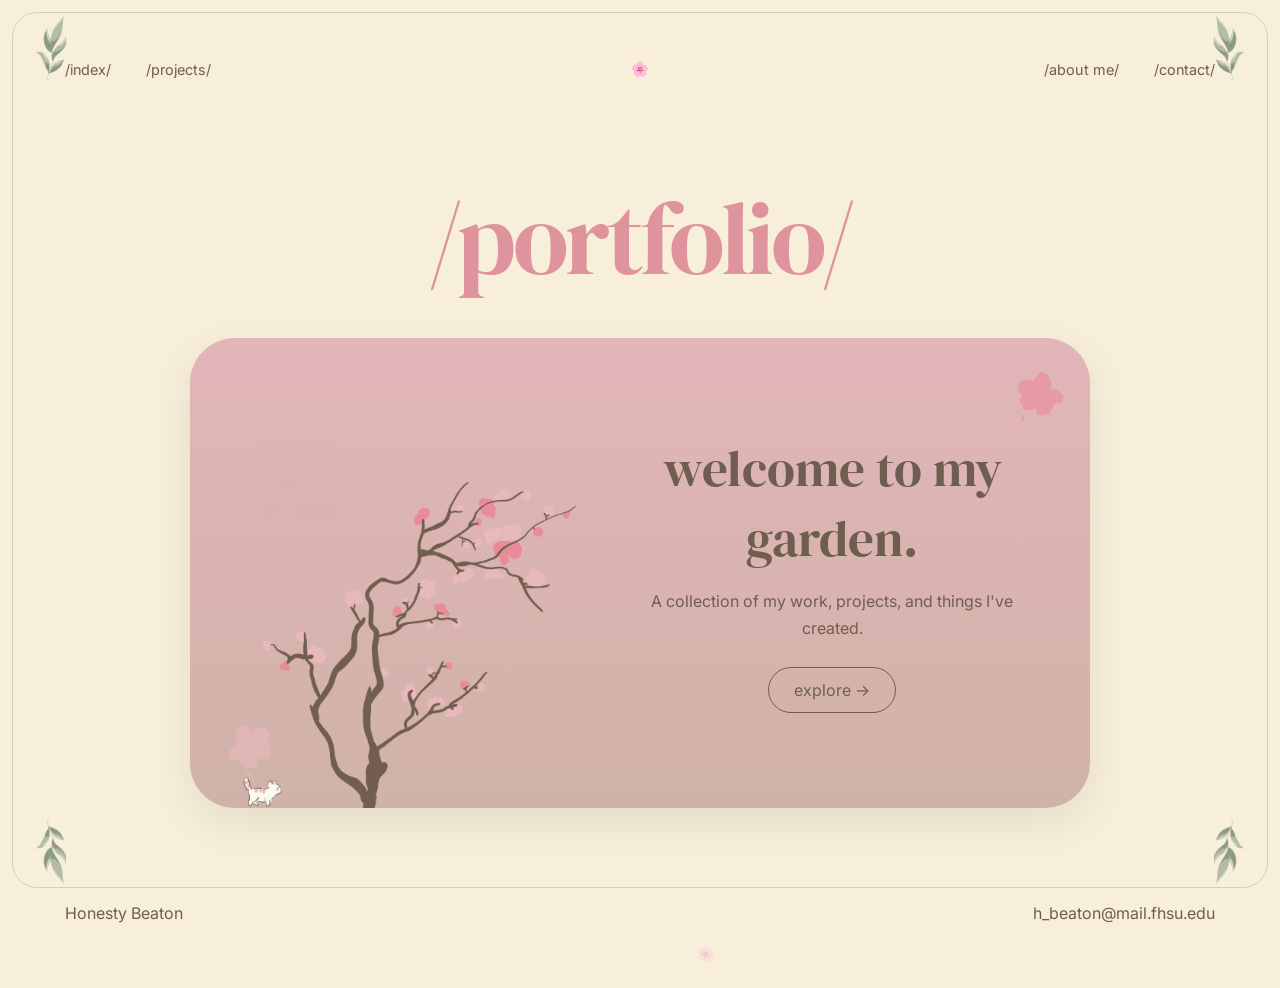
<file: index.html>
<!DOCTYPE html>
<html lang="en">
<head>
    <meta charset="UTF-8">
    <meta name="viewport" content="width=device-width, initial-scale=1.0">
    <title>Honesty Beaton | Portfolio</title>
    <link rel="stylesheet" href="style.css">
</head>
<body>
    <!-- Botanical Border-->
    <div class="botanical-border">
        <span class="branch branch-top-left"><img src="./images/leaf.png"></span>
        <span class="branch branch-top-right"><img src="./images/leaf.png"></span>
        <span class="branch branch-bottom-left"><img src="./images/leaf.png"></span>
        <span class="branch branch-bottom-right"><img src="./images/leaf.png"></span>
    </div>

    <!-- Falling Petals-->
    <div id="petals"></div>

    <header class="navbar">

        <nav class="nav-left">
            <a href="index.html">/index/</a>
            <a href="projects.html">/projects/</a>
        </nav>

        <a href="index.html" class="logo">
            🌸
        </a>

        <nav class="nav-right">
            <a href="about.html">/about me/</a>
            <a href="contact.html">/contact/</a>
        </nav>

    </header>

    <main>
        <section class="hero">
            <h1>/portfolio/</h1>
            <div class="garden-card">
                <img src="./images/cherryblossom.png"
                class="cherry-tree">
                <img src="./images/cherryleafone.png"
                class="garden-leaf garden-leaf-left">
                <img src="./images/cherryleaftwo.png"
                class="garden-leaf garden-leaf-right">
                
                 <div class="cat-container">
                    <img
                        src="./images/catwalk.gif"
                        class="cat cat-walking"
                        alt="A cat walking around the garden"
                    >

                    <img
                        src="./images/loafcat.png"
                        class="cat cat-sleeping"
                        alt="A sleeping cat"
                    >
            </div>   
                   <div class="garden-content">

                    <h2>welcome to my garden.</h2>

                    <p>A collection of my work, projects,
                        and things I've created.
                    </p>

                    <a href="projects.html" class="garden-button">
                        explore →
                    </a>

                </div>
            </div>
        </section>
        <footer>
            <p class="foot-left">Honesty Beaton</p>
            <p class="foot-right"><a href="mailto:hbeaton@mail.fhsu.edu">h_beaton@mail.fhsu.edu</a></p>
        </footer>
    </main>
    <script src="script.js"></script>
</body>
</html>
</file>
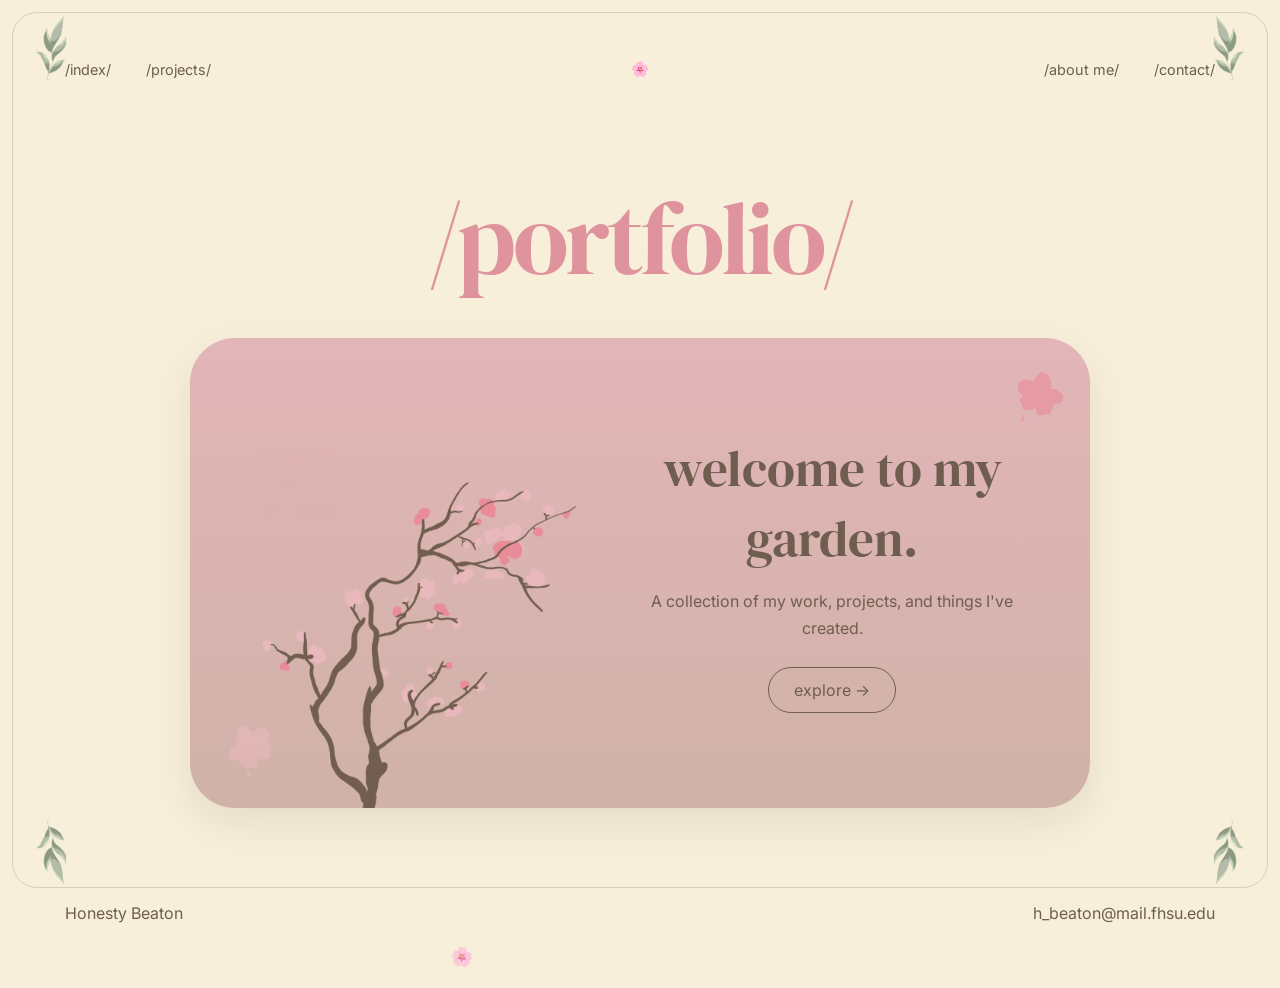
<file: HTML/index.html>
<!DOCTYPE html>
<html lang="en">
<head>
    <meta charset="UTF-8">
    <meta name="viewport" content="width=device-width, initial-scale=1.0">
    <title>Honesty Beaton | Portfolio</title>
    <link rel="stylesheet" href="style.css">
</head>
<body>
    <!-- Botanical Border-->
    <div class="botanical-border">
        <span class="branch branch-top-left"><img src="./images/leaf.png"></span>
        <span class="branch branch-top-right"><img src="./images/leaf.png"></span>
        <span class="branch branch-bottom-left"><img src="./images/leaf.png"></span>
        <span class="branch branch-bottom-right"><img src="./images/leaf.png"></span>
    </div>

    <!-- Falling Petals-->
    <div id="petals"></div>

    <header class="navbar">

        <nav class="nav-left">
            <a href="index.html">/index/</a>
            <a href="projects.html">/projects/</a>
        </nav>

        <a href="index.html" class="logo">
            🌸
        </a>

        <nav class="nav-right">
            <a href="about.html">/about me/</a>
            <a href="contact.html">/contact/</a>
        </nav>

    </header>

    <main>
        <section class="hero">
            <h1>/portfolio/</h1>
            <div class="garden-card">
                <img src="./images/cherryblossom.png"
                class="cherry-tree">
                <img src="./images/cherryleafone.png"
                class="garden-leaf garden-leaf-left">
                <img src="./images/cherryleaftwo.png"
                class="garden-leaf garden-leaf-right">
                <div class="garden-content">

                 <div class="cat-container">
                    <img
                        src="./images/catwalk.gif"
                        class="cat cat-walking"
                        alt="A cat walking around the garden"
                    >

                    <img
                        src="./images/loafcat.png"
                        class="cat cat-sleeping"
                        alt="A sleeping cat"
                    >
            </div>   
                   
                    <h2>welcome to my garden.</h2>

                    <p>A collection of my work, projects,
                        and things I've created.
                    </p>

                    <a href="projects.html" class="garden-button">
                        explore →
                    </a>

                </div>
            </div>
        </section>
        <footer>
            <p class="foot-left">Honesty Beaton</p>
            <p class="foot-right"><a href="mailto:hbeaton@mail.fhsu.edu">h_beaton@mail.fhsu.edu</a></p>
        </footer>
    </main>
    <script src="script.js"></script>
</body>
</html>
</file>
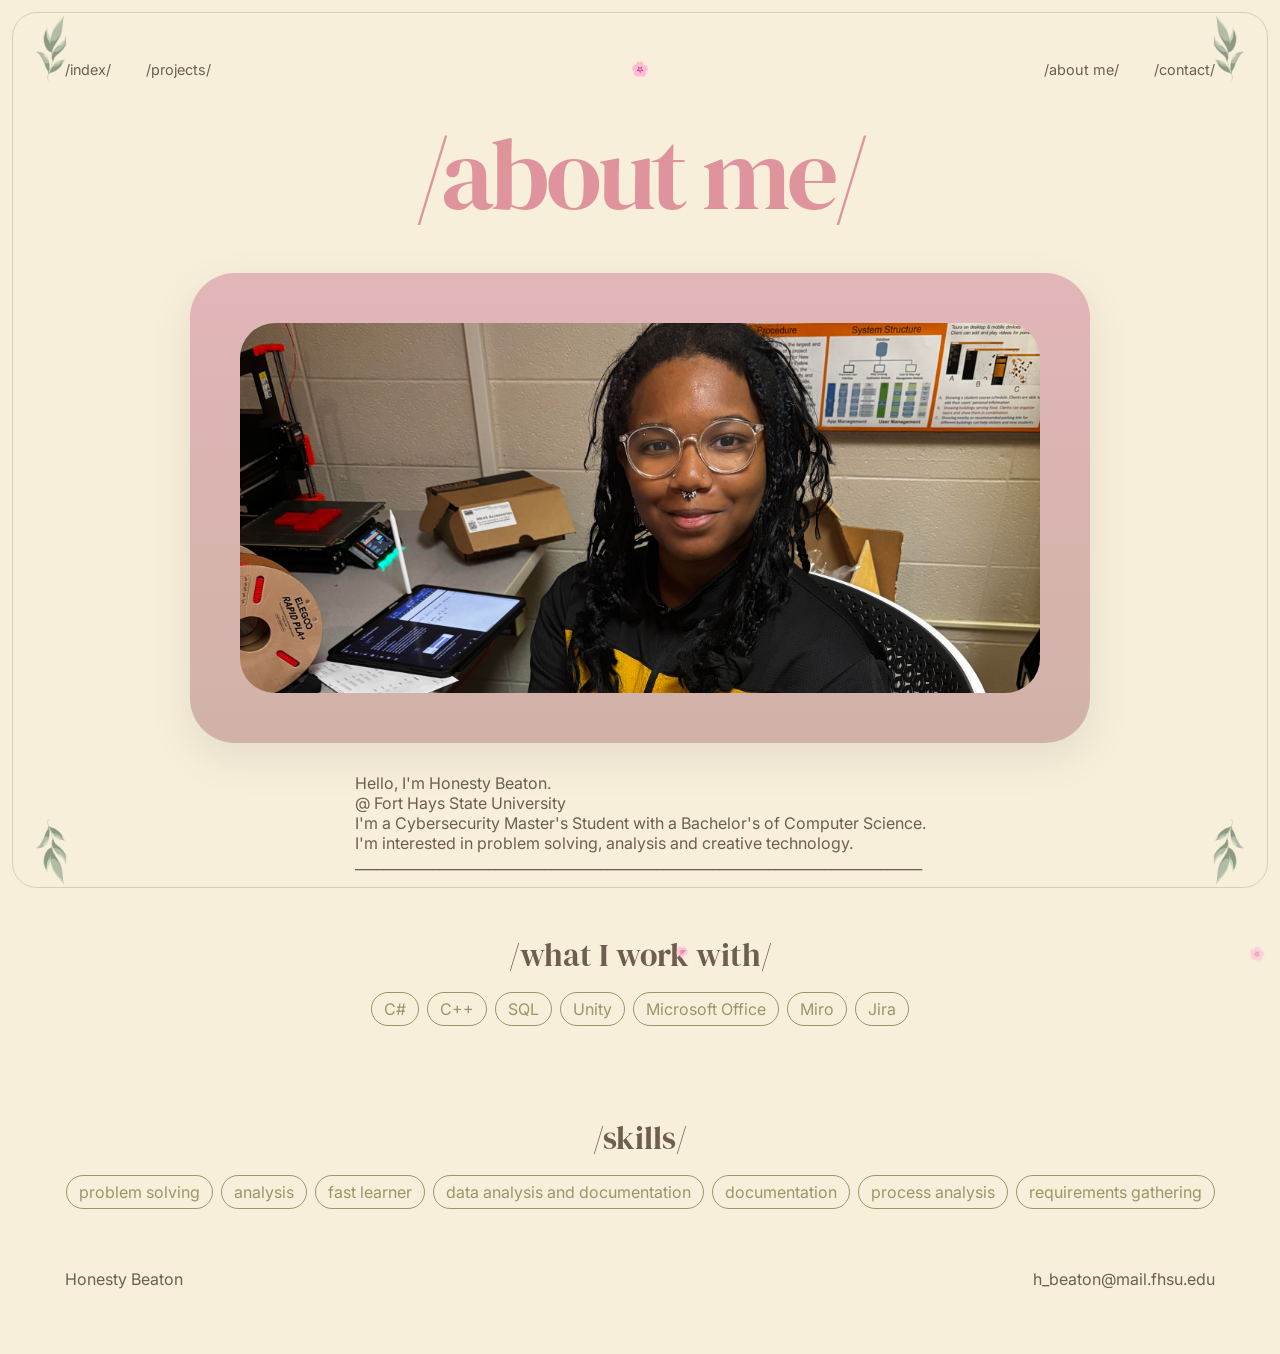
<file: about.html>
<!DOCTYPE html>
<html lang="en">
<head>
    <meta charset="UTF-8">
    <meta name="viewport" content="width=device-width, initial-scale=1.0">
    <title>Honesty Beaton | About</title>
    <link rel="stylesheet" href="style.css">
</head>
<body>
    <!-- Botanical Border-->
    <div class="botanical-border">
        <span class="branch branch-top-left"><img src="./images/leaf.png"></span>
        <span class="branch branch-top-right"><img src="./images/leaf.png"></span>
        <span class="branch branch-bottom-left"><img src="./images/leaf.png"></span>
        <span class="branch branch-bottom-right"><img src="./images/leaf.png"></span>
    </div>

    <!-- Falling Petals-->
    <div id="petals"></div>

    <header class="navbar">

        <nav class="nav-left">
            <a href="index.html">/index/</a>
            <a href="projects.html">/projects/</a>
        </nav>

        <a href="index.html" class="logo">
            🌸
        </a>

        <nav class="nav-right">
            <a href="about.html">/about me/</a>
            <a href="contact.html">/contact/</a>
        </nav>

    </header>

    <main>
        <section class="hero">
            <h1>/about me/</h1>
            <div class="garden-card">

                    <img src="./images/me.jpg"
                    class="about-photo">

   
            </div>
            <div class="special">
                <p>Hello, I'm Honesty Beaton.</p>
                <p>@ Fort Hays State University</p>
                <p>I'm a Cybersecurity Master's Student with a Bachelor's of Computer Science. </p>
                <p>I'm interested in problem solving, analysis and creative technology.</p>
                <p>_________________________________________________________________________________</p>             
            </div>
            <div class="technologies-2">
                <h2>/what I work with/</h2>
                <div class="technology-tags">
                            <span>C#</span>
                            <span>C++</span>
                            <span>SQL</span>
                            <span>Unity</span>
                            <span>Microsoft Office</span>
                            <span>Miro</span>
                            <span>Jira</span>      
                </div>  
            </div>
            <div class="technologies-2">
                <h2>/skills/</h2>
                <div class="technology-tags">
                    <span>problem solving</span>
                    <span>analysis</span>
                    <span>fast learner</span> 
                    <span>data analysis and documentation</span>  
                    <span>documentation</span>  
                    <span>process analysis</span>  
                    <span>requirements gathering</span>  
                </div>
                
            </div>
        </section>
        <footer>
            <p class="foot-left">Honesty Beaton</p>
            <p class="foot-right"><a href="mailto:hbeaton@mail.fhsu.edu">h_beaton@mail.fhsu.edu</a></p>
        </footer>
    </main>
    <script src="script.js"></script>
</body>
</html>
</file>
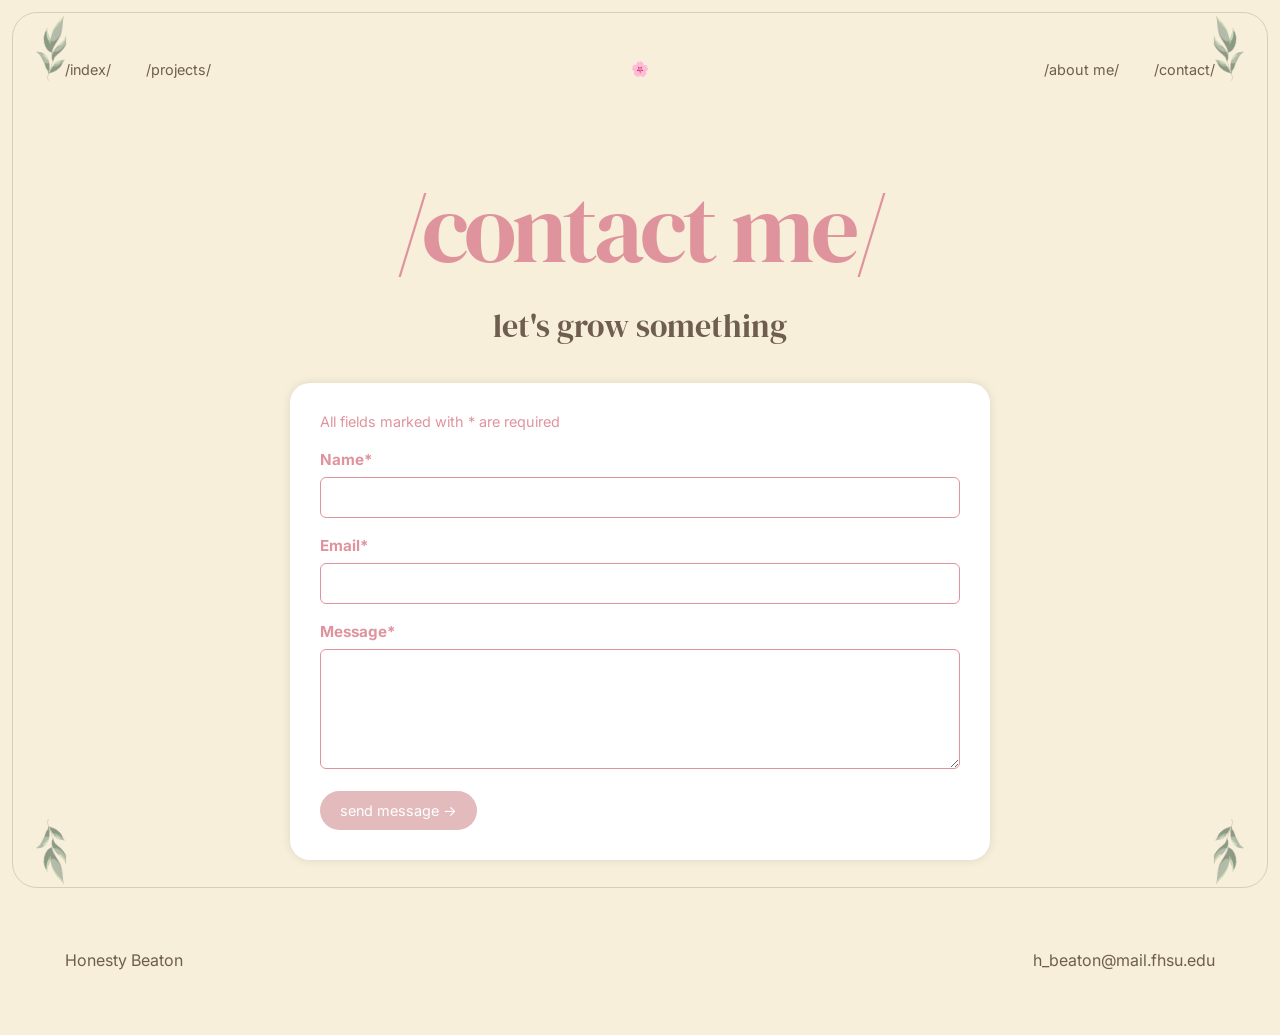
<file: contact.html>
<!DOCTYPE html>
<html lang="en">
<head>
    <meta charset="UTF-8">
    <meta name="viewport" content="width=device-width, initial-scale=1.0">
    <title>Honesty Beaton | Portfolio</title>
    <link rel="stylesheet" href="style.css">
     <!-- Embedded Style Sheet-->
      <style>
   

.contact-page {
    width: min(700px, 90vw);
    margin: 0 auto;
    padding: 60px 0;
    text-align: center;
}

.contact-page h1 {
    font-family: "DM Serif Display", serif;
    font-size: clamp(3rem, 8vw, 6rem);
    font-weight: 400;
    letter-spacing: -0.04em;
    color: var(--pink);
    margin: 0 0 10px;
}

.contact-page h2 {
    font-family: "DM Serif Display", serif;
    font-size: clamp(1.5rem, 3vw, 2rem);
    font-weight: 400;
    color: var(--brown);
    margin: 0 0 35px;
}


/* =========================
   CONTACT FORM
   ========================= */

.contact-page form {
    width: 100%;
    box-sizing: border-box;
    background: #fff;
    color: var(--dark);
    padding: 30px;
    border-radius: 20px;
    box-shadow: 0 0 10px rgba(0, 0, 0, 0.1);
    text-align: left;
}

.contact-page form p {
    color: var(--pink);
    margin: 0 0 20px;
    font-size: 0.9rem;
}


/* =========================
   LABELS
   ========================= */

.contact-page label {
    display: block;
    color: var(--pink);
    margin-bottom: 8px;
    font-weight: bold;
    font-size: 0.95rem;
}


/* =========================
   INPUTS
   ========================= */

.contact-page input,
.contact-page textarea {
    width: 100%;
    box-sizing: border-box;
    padding: 10px 12px;
    margin-bottom: 18px;

    border: 1px solid var(--pink);
    border-radius: 6px;

    background: #fff;
    color: var(--dark);

    font-family: "Inter", sans-serif;
    font-size: 0.95rem;

    outline: none;
}

.contact-page textarea {
    resize: vertical;
    min-height: 120px;
}


/* Input focus */

.contact-page input:focus,
.contact-page textarea:focus {
    border-color: var(--green);
    box-shadow: 0 0 0 2px rgba(151, 151, 106, 0.15);
}


/* =========================
   BUTTON
   ========================= */

.contact-page button {
    display: inline-block;

    background: var(--light-pink);
    color: #fff;

    padding: 11px 20px;

    border: none;
    border-radius: 20px;

    font-family: "Inter", sans-serif;
    font-size: 0.9rem;

    cursor: pointer;

    transition: background 0.25s ease,
                color 0.25s ease,
                transform 0.25s ease;
}

.contact-page button:hover {
    background: var(--pink);
    transform: translateY(-2px);
}


/* =========================
   FOOTER
   ========================= */

footer {
    width: 100%;
    max-width: 1400px;
    margin: 0 auto;
    padding: 30px clamp(10px, 3vw, 30px);

    box-sizing: border-box;

    display: grid;
    grid-template-columns: 1fr auto 1fr;
    align-items: center;
}

.foot-left {
    grid-column: 1;
    text-align: left;
    margin: 0;
}

.foot-right {
    grid-column: 3;
    text-align: right;
    margin: 0;
}

footer a {
    color: var(--brown);
    text-decoration: none;

    transition: color 0.25s ease;
}

footer a:hover {
    color: var(--pink);
}


/* =========================
   PAGE LAYOUT
   ========================= */

body {
    min-height: 100vh;
    display: flex;
    flex-direction: column;
}

main {
    flex: 1;
}


/* =========================
   MOBILE
   ========================= */

@media (max-width: 750px) {

    .contact-page {
        width: 90vw;
        padding: 40px 0;
    }

    .contact-page h1 {
        font-size: clamp(2.8rem, 12vw, 5rem);
    }

    .contact-page h2 {
        font-size: 1.5rem;
        margin-bottom: 25px;
    }

    .contact-page form {
        padding: 25px;
        border-radius: 18px;
    }
}


/* =========================
   SMALL MOBILE
   ========================= */

@media (max-width: 600px) {

    .contact-page {
        width: 90vw;
        padding: 30px 0;
    }

    .contact-page form {
        padding: 20px;
    }

    .contact-page h1 {
        font-size: clamp(2.5rem, 14vw, 4rem);
    }

    .contact-page h2 {
        font-size: 1.3rem;
    }

    footer {
        grid-template-columns: 1fr;
        gap: 10px;
        padding: 25px 10px;
    }

    .foot-left,
    .foot-right {
        grid-column: auto;
        text-align: center;
    }
}
</style>
</head>
<body>
    <!-- Botanical Border-->
    <div class="botanical-border">
        <span class="branch branch-top-left"><img src="./images/leaf.png"></span>
        <span class="branch branch-top-right"><img src="./images/leaf.png"></span>
        <span class="branch branch-bottom-left"><img src="./images/leaf.png"></span>
        <span class="branch branch-bottom-right"><img src="./images/leaf.png"></span>
    </div>

    <!-- Falling Petals-->
    <div id="petals"></div>

    <header class="navbar">

        <nav class="nav-left">
            <a href="index.html">/index/</a>
            <a href="projects.html">/projects/</a>
        </nav>

        <a href="index.html" class="logo">
            🌸
        </a>

        <nav class="nav-right">
            <a href="about.html">/about me/</a>
            <a href="contact.html">/contact/</a>
        </nav>

    </header>

    <main>
        <section class="contact-page">
            <h1>/contact me/</h1>
            <h2>let's grow something </h2>
            
            <form action="https://formspree.io/f/mvkgzabv" method="POST">
                    <p>All fields marked with * are required</p>
                    <label for="name">Name*</label>
                    <input type="text" id="name" name="name" required>
    
                    <label for="email">Email*</label>
                    <input type="email" id="email" name="email" required>
                   
               
                    <input type="hidden" name="subject" value="Portfolio Contact Form">
    
                    <label for="message">Message*</label>
                    <textarea id="message" name="message" rows="4" required></textarea>
    
                    <button type="submit">send message →</button>
                </form>
        </section>
        <footer>
            <p class="foot-left">Honesty Beaton</p>
            <p class="foot-right"><a href="mailto:hbeaton@mail.fhsu.edu">h_beaton@mail.fhsu.edu</a></p>
        </footer>
    </main>
    <script src="script.js"></script>
</body>
</html>
</file>
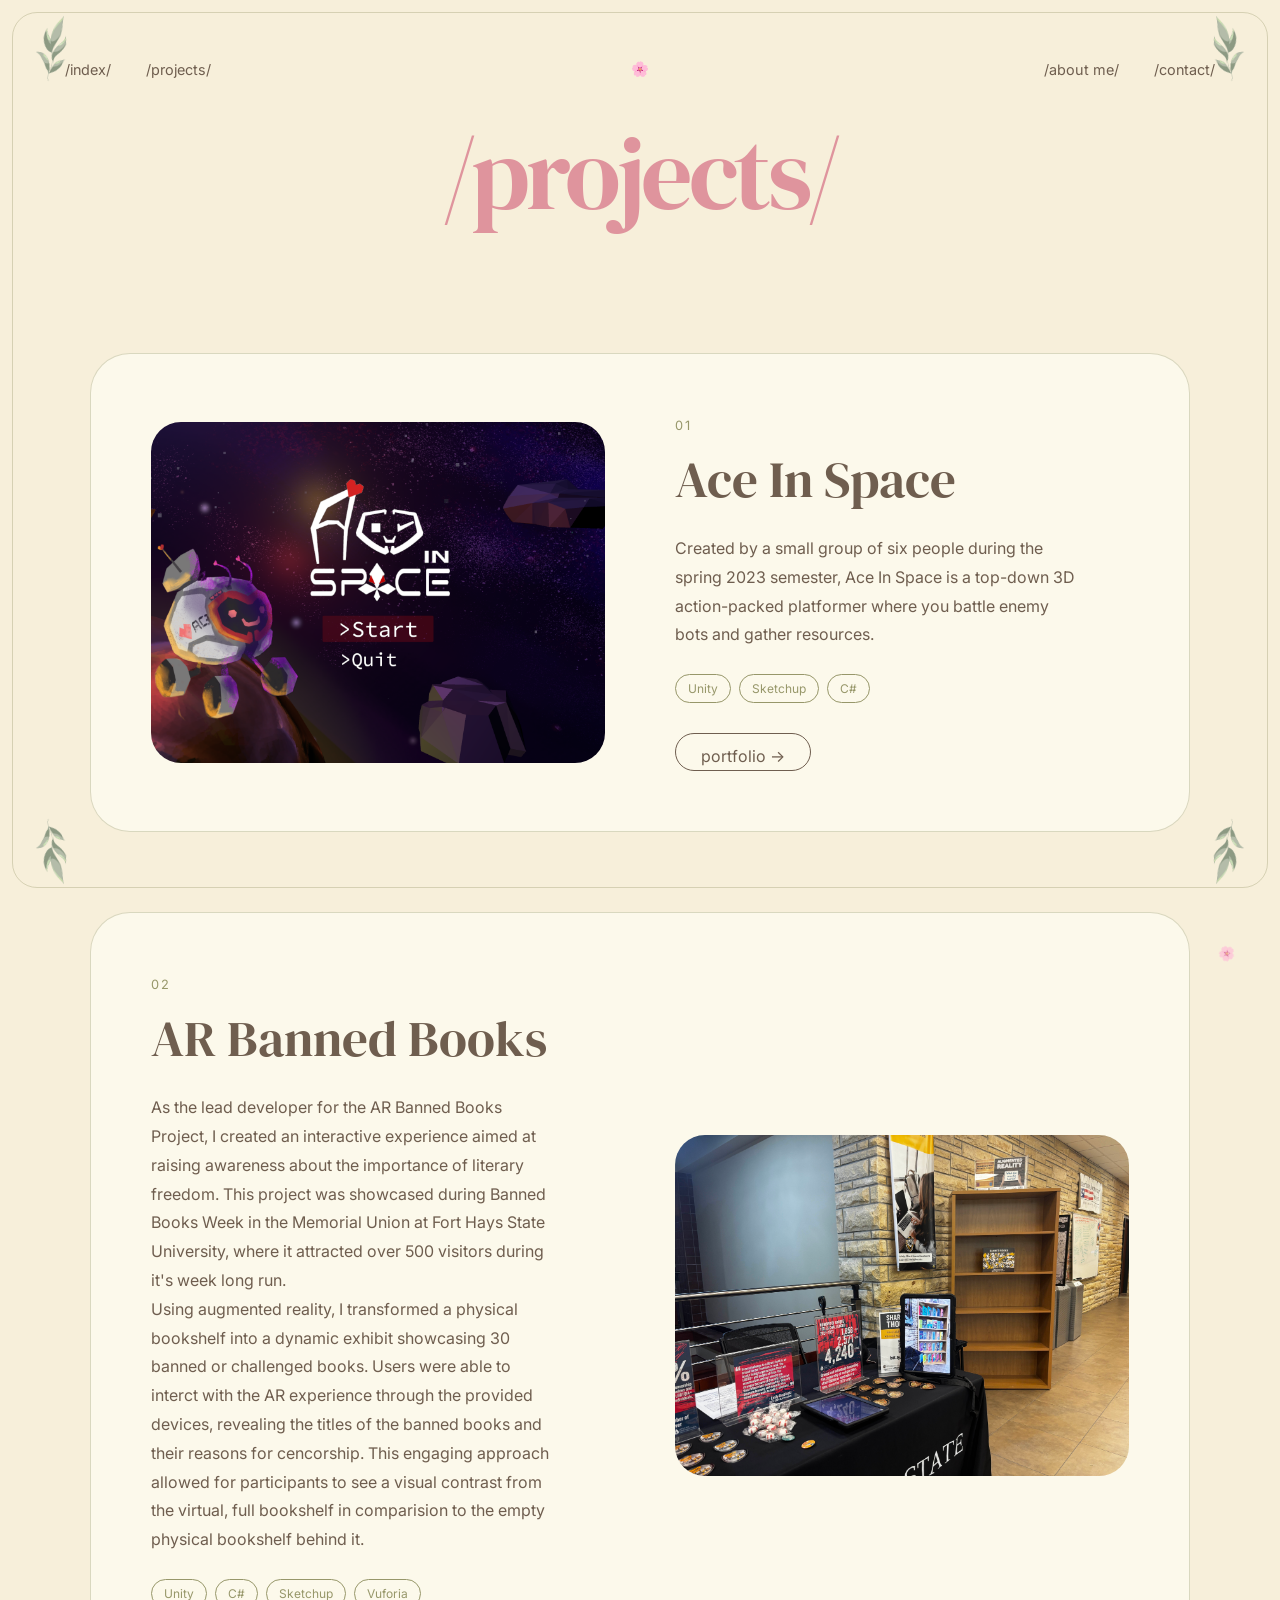
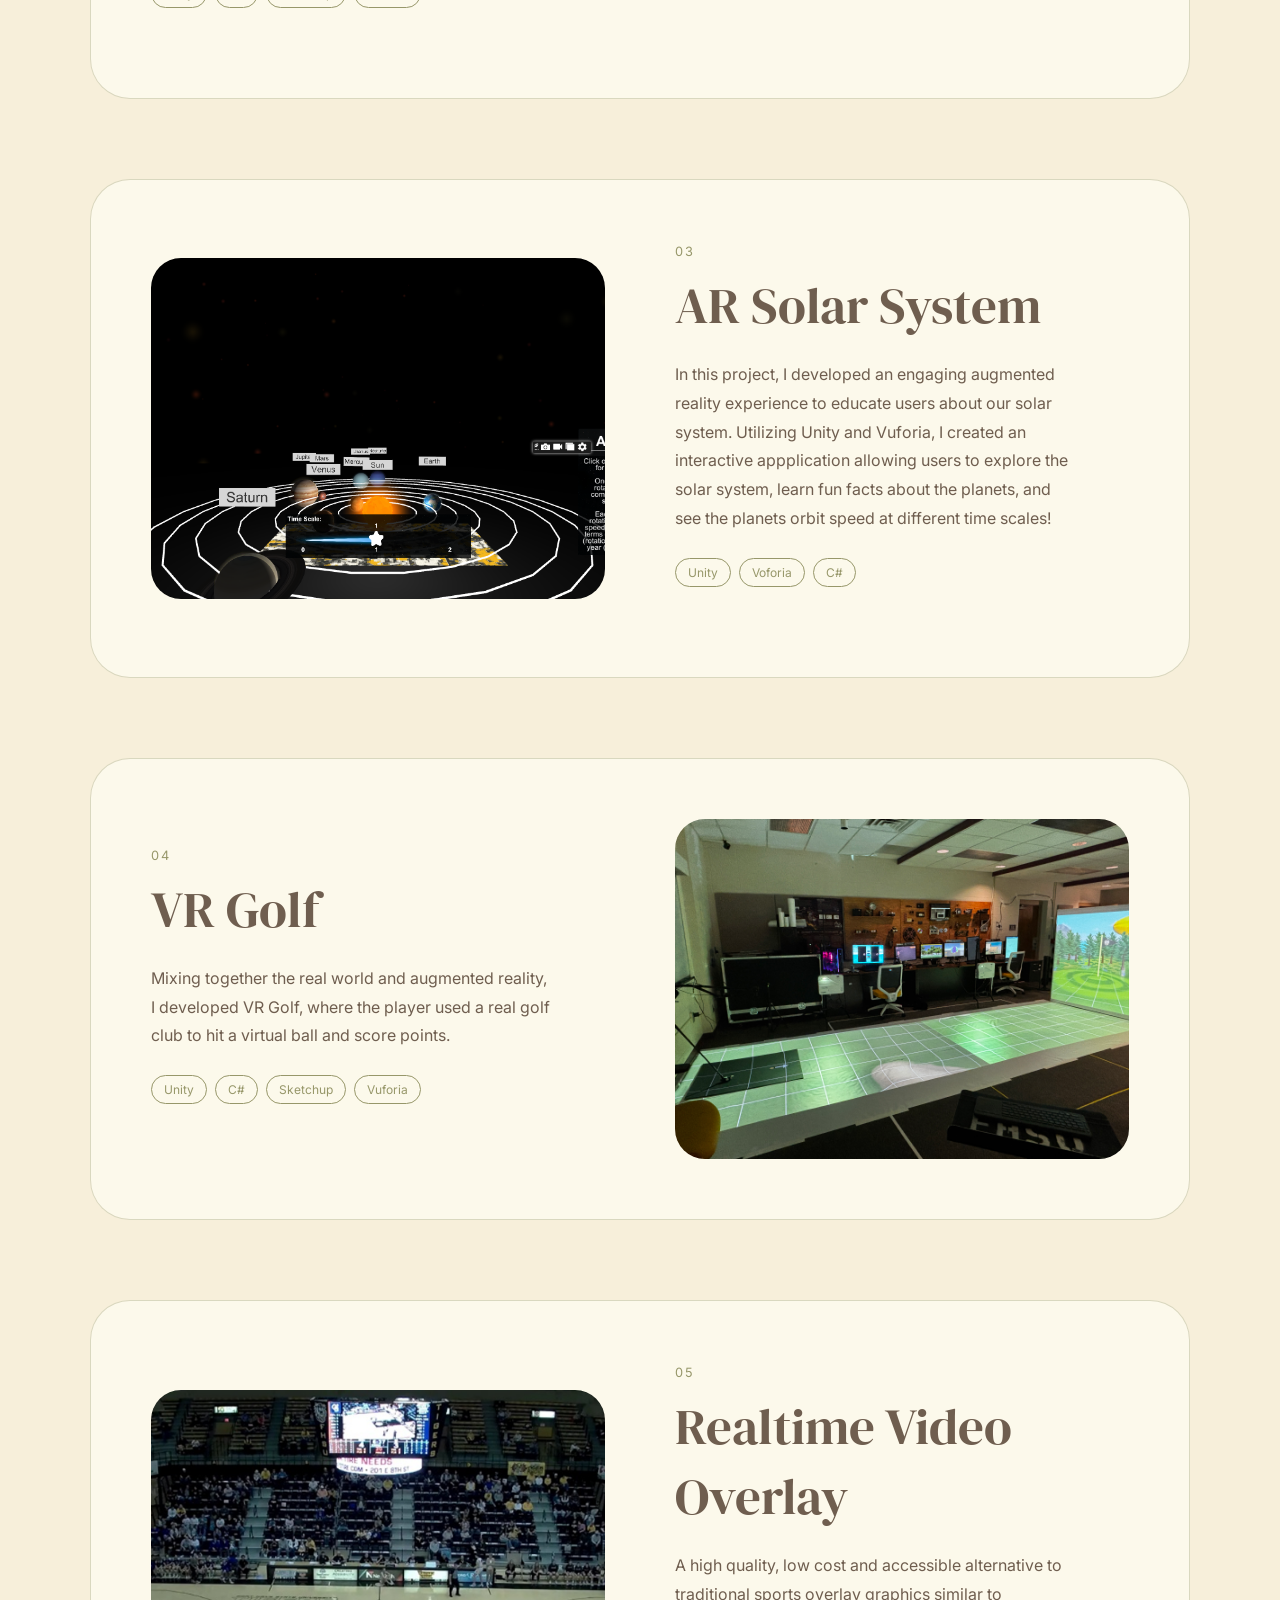
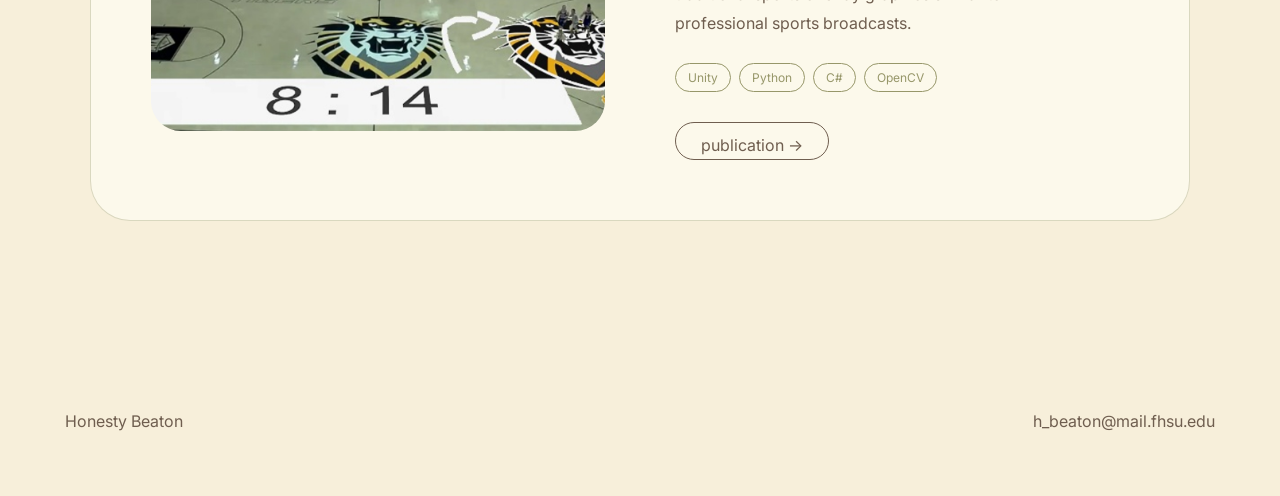
<file: projects.html>
<!DOCTYPE html>
<html lang="en">
<head>
    <meta charset="UTF-8">
    <meta name="viewport" content="width=device-width, initial-scale=1.0">
    <title>Honesty Beaton | Portfolio</title>
    <link rel="stylesheet" href="style.css">
</head>
<body>
    <!-- Botanical Border-->
    <div class="botanical-border">
        <span class="branch branch-top-left"><img src="./images/leaf.png"></span>
        <span class="branch branch-top-right"><img src="./images/leaf.png"></span>
        <span class="branch branch-bottom-left"><img src="./images/leaf.png"></span>
        <span class="branch branch-bottom-right"><img src="./images/leaf.png"></span>
    </div>

    <!-- Falling Petals-->
    <div id="petals"></div>

    <header class="navbar">

        <nav class="nav-left">
            <a href="index.html">/index/</a>
            <a href="projects.html">/projects/</a>
        </nav>

        <a href="index.html" class="logo">
            🌸
        </a>

        <nav class="nav-right">
            <a href="about.html">/about me/</a>
            <a href="contact.html">/contact/</a>
        </nav>

    </header>

    <main>
        <section class="hero">
            <h1>/projects/</h1>
            <section class="projects">
                <article class="project project-left">
                    <div class="project-image">
                        <img src="./images/AIS_start.png">               
                    </div>

                    <div class="project-info">
                        <span class="project-number">01</span>
                        <h2>Ace In Space</h2>
                        <p>Created by a small group of six people during the spring 2023 semester, 
                            Ace In Space is a top-down 3D action-packed platformer where you battle enemy bots and gather resources.
                        </p>
                        <div class="technologies">
                            <span>Unity</span>
                            <span>Sketchup</span>
                            <span>C#</span>
                        </div>     
                        <a href="https://sites.google.com/mail.fhsu.edu/honestybeaton/home" class="garden-button">
                        portfolio →
                    </a>                   
                    </div>
                </article>

                <article class="project project-right">
                    <div class="project-info">
                        <span class="project-number">02</span>
                        <h2>AR Banned Books</h2>
                        <p>
                            As the lead developer for the AR Banned Books Project, I created an interactive experience aimed at raising awareness about the importance of literary freedom. This project was showcased during Banned Books Week in the Memorial Union at Fort Hays State University, where it attracted over 500 visitors during it's week long run.
                            <br>
                            Using augmented reality, I transformed a physical bookshelf into a dynamic exhibit showcasing 30 banned or challenged books. Users were able to interct with the AR experience through the provided devices, revealing the titles of the banned books and their reasons for cencorship. This engaging approach allowed for participants to see a visual contrast from the virtual, full bookshelf in comparision to the empty physical bookshelf behind it.
                        </p>
                        <div class="technologies">
                            <span>Unity</span>
                            <span>C#</span>
                            <span>Sketchup</span>
                            <span>Vuforia</span>
                        </div>
                    </div>
                    <div class="project-image">
                        <img src="./images/bannedbooks.jpg">

                    </div>

                </article>

                <article class="project project-left">
                    <div class="project-image">
                        <img src="./images/arsolarsystem.png
                        ">               
                    </div>

                    <div class="project-info">
                        <span class="project-number">03</span>
                        <h2>AR Solar System</h2>
                        <p>In this project, I developed an engaging augmented reality experience to educate users about our solar system. Utilizing Unity and Vuforia, I created an interactive appplication allowing users to explore the solar system, learn fun facts about the planets, and see the planets orbit speed at different time scales!
                        </p>
                        <div class="technologies">
                            <span>Unity</span>
                            <span>Voforia</span>
                            <span>C#</span>
                        </div>                                           
                    </div>
                </article>

                <article class="project project-right">
                    <div class="project-info">
                        <span class="project-number">04</span>
                        <h2>VR Golf</h2>
                        <p>
                            Mixing together the real world and augmented reality, I developed VR Golf, where the player used a real golf club to hit a virtual ball and score points.
                        </p>
                        <div class="technologies">
                            <span>Unity</span>
                            <span>C#</span>
                            <span>Sketchup</span>
                            <span>Vuforia</span>
                        </div>
                    </div>
                    <div class="project-image">
                        <img src="./images/IMG_8783.JPG">

                    </div>

                </article>

                <article class="project project-left">
                    <div class="project-image">
                        <img src="./images/Screenshot 2026-09-19 222914.png">               
                    </div>

                    <div class="project-info">
                        <span class="project-number">05</span>
                        <h2>Realtime Video Overlay</h2>
                        <p> A high quality, low cost and accessible alternative to traditional sports overlay graphics similar to professional sports broadcasts.
                        </p>
                        <div class="technologies">
                            <span>Unity</span>
                            <span>Python</span>
                            <span>C#</span>
                            <span>OpenCV</span>
                        </div>    
                        <a href="https://openaccess.cms-conferences.org/publications/book/978-1-964867-68-7/article/978-1-964867-68-7_5" class="garden-button">
                        publication →
                    </a>                                                
                    </div>
                </article>
            </section>
        </section>
        <footer>
            <p class="foot-left">Honesty Beaton</p>
            <p class="foot-right"><a href="mailto:hbeaton@mail.fhsu.edu">h_beaton@mail.fhsu.edu</a></p>
        </footer>
    </main>
    <script src="script.js"></script>
</body>
</html>
</file>
<file: style.css>
@import url('https://fonts.googleapis.com/css2?family=DM+Serif+Display&family=Inter:wght@400;500&display=swap');

:root {
    --cream: #f7efda;
    --pink: #df949d;
    --light-pink: #e3bbbd;
    --green: #97976a;
    --brown: #6f5e4f;
    --dark: #403d36;
}

* {
    box-sizing: border-box;
    margin: 0;
    padding: 0;
}

html {
    scroll-behavior: smooth;
}

body {
    background: var(--cream);
    color: var(--brown);
    font-family: Inter, sans-serif;
    min-height: 100vh;

    /* Space for botanical border */
    padding: 35px;
    display: flex;
    flex-direction: column;
}
footer {
    width: 100%;
    max-width: 1400px;
    margin: auto auto 0;
    padding: 30px clamp(10px, 3vw, 30px);

    display: grid;
    grid-template-columns: 1fr auto 1fr;
    align-items: center;
}
.foot-left {
    text-align: left;
    grid-column: 1;
}

.foot-right {
    text-align: right;
    grid-column: 3;
}

footer a {
    color: var(--brown);
    text-decoration: none;
}

footer a:hover {
    color: var(--pink);
}



/* ---------------- NAVIGATION ---------------- */

.navbar {
    width: 100%;
    max-width: 1400px;
    margin: 0 auto;

    display: grid;

    grid-template-columns: 1fr auto 1fr;

    grid-template-areas:
        "left logo right";

    align-items: center;

    padding: 25px clamp(10px, 3vw, 30px);
}

.nav-left {
    grid-area: left;

    display: flex;
    justify-content: flex-start;
    align-items: center;

    gap: clamp(12px, 3vw, 35px);
}

.logo {
    grid-area: logo;

    display: flex;
    justify-content: center;
    align-items: center;

    font-size: clamp(1.4rem, 4vw, 2rem);
}

.nav-right {
    grid-area: right;

    display: flex;
    justify-content: flex-end;
    align-items: center;

    gap: clamp(12px, 3vw, 35px);
}

.navbar a {
    white-space: nowrap;

    font-size: clamp(0.65rem, 1.5vw, 0.9rem);
    color: var(--brown);
    text-decoration: none;
    transition: color 0.25s ease;
}
.navbar a:hover {
    color: var(--pink);
}


/* ---------------- HERO ---------------- */

.hero {
    min-height: calc(100vh - 130px);

    display: flex;
    flex-direction: column;
    align-items: center;
    justify-content: center;

    gap: 30px;
}

.hero h1 {
    font-family: "DM Serif Display", serif;
    font-size: clamp(3rem, 8vw, 7rem);
    font-weight: 400;
    letter-spacing: -0.04em;

    color: var(--pink);
}

.about-photo {
    width: 100%;
    height: 100%;
    object-fit: cover;
    object-position: center 20%;
    border-radius: 35px;
    display: block;
}

/* ---------------- GARDEN ---------------- */

.garden-card {
    width: min(900px, 90vw);
    height: 470px;

    border-radius: 45px;

    background:
        linear-gradient(
            rgba(223, 148, 157, 0.15),
            rgba(151, 151, 106, 0.25)
        ),
        var(--light-pink);

    position: relative;
    overflow: hidden;

    display: flex;
    align-items: center;
    justify-content: flex-end;

    padding: 50px;

    box-shadow: 0 15px 40px rgba(111, 94, 79, 0.12);
}

/* ---------------- CAT ---------------- */

.cat-container {
    position: absolute;
    left: 0;
    bottom: -25px;
    width: 100%;
    height: 100px;
    z-index: 4;
    pointer-events: none;
}

.cat {
    position: absolute;
    width: 90px;
    height: auto;
    bottom: 0;
    user-select: none;
}

.cat-walking {
    cursor: pointer;
    pointer-events: auto;
}

.cat-sleeping {
    display: none;
    cursor: pointer;
    pointer-events: auto;
}

.cherry-tree {
    position: absolute;

    width: 390px;
    height: auto;

    left: 7%;
    bottom: -5px;

    z-index: 1;

    pointer-events: none;

    object-fit: contain;
}


/* Botanical background */

.garden-leaf {
    position: absolute;
    width: 150px;
    height: auto;
    opacity: 0.65;
    pointer-events: none;
    z-index: 1;
}

/* Left botanical branch */
.garden-leaf-left {
    left: -25px;
    bottom: -15px;
    transform: rotate(-12deg);
}

/* Right botanical branch */
.garden-leaf-right {
    right: -25px;
    top: -15px;
    transform: scaleX(-1) rotate(-12deg);
}


.garden-content {
    width: 48%;
    max-width: 420px;

    text-align: center;

    position: relative;

    z-index: 3;

    margin-right: 2%;
}

.garden-content h2 {
    font-family: "DM Serif Display", serif;
    font-size: clamp(2rem, 4vw, 3.5rem);
    font-weight: 400;
    margin-bottom: 15px;
}

.garden-content p {
    line-height: 1.7;
    margin-bottom: 25px;
}

.garden-button {
    display: inline-block;

    padding: 12px 25px;

    border: 1px solid var(--brown);
    border-radius: 30px;

    color: var(--brown);
    text-decoration: none;

    transition:
        background 0.25s ease,
        color 0.25s ease;
}

.garden-button:hover {
    background: var(--brown);
    color: var(--cream);
}

.falling-leaf {
    position: absolute;

    width: 25px;
    height: auto;

    z-index: 2;

    pointer-events: none;

    animation: fallingLeaf 5s linear forwards;
}

@keyframes fallingLeaf {
    0% {
        opacity: 0;
        transform: translateY(0) rotate(0deg);
    }

    15% {
        opacity: 0.8;
    }

    100% {
        opacity: 0;
        transform: translateY(300px) translateX(50px) rotate(180deg);
    }
}



/* ---------------- BOTANICAL BORDER ---------------- */

.botanical-border {
    position: fixed;
    inset: 12px;

    border: 1px solid rgba(151, 151, 106, 0.35);

    pointer-events: none;
    z-index: 20;

    border-radius: 25px;
}

.branch {
    position: fixed;
    width: 105px;
    height: 105px;

    object-fit: contain;

    pointer-events: none;
    z-index: 20;
}
.branch img {
    width: 100%;
    height: 100%;

    object-fit: contain;
    display: block;
}

.branch-top-left {
    top: 0;
    left: 0;
    transform: rotate(10deg);
}

.branch-top-right {
    top: 0;
    right: 0;
    transform: scaleX(-1) rotate(10deg);
}

.branch-bottom-left {
    bottom: 0;
    left: 0;
    transform: scaleY(-1) rotate(10deg);
}

.branch-bottom-right {
    bottom: 0;
    right: 0;
    transform: scale(-1) rotate(10deg);
}


/* ---------------- MOBILE ---------------- */

@media (max-width: 700px) {

    body {
        padding: 20px;
    }

    @media (max-width: 600px) {

    .navbar {
        padding: 18px 8px;
        
    }

    .nav-left,
    .nav-right {
        gap: 10px;
        
    }

    .navbar a {
        font-size: 0.65rem;
        
    }

}

    .logo {
        justify-self: end;
    }

    .hero {
        min-height: calc(100vh - 100px);
    }

    .garden-card {
        height: 400px;
        border-radius: 30px;
    }

    .botanical-border {
        inset: 8px;
    }
}

.projects {
    width: min(1100px, 90vw);
    margin: 0 auto;
    padding: 80px 0;
}

.project {
    position: relative;

    display: grid;
    grid-template-columns: 1fr 1fr;

    align-items: center;
    gap: 70px;

    padding: 60px;

    margin-bottom: 80px;

    background: rgba(255, 253, 245, 0.65);

    border: 1px solid rgba(151, 151, 106, 0.35);

    border-radius: 40px;
}


/* IMAGE */

.project-image {
    width: 100%;
    aspect-ratio: 4 / 3;

    overflow: hidden;

    border-radius: 30px;

    background: var(--light-pink);
}

.project-image img {
    width: 100%;
    height: 100%;

    object-fit: cover;

    transition: transform 0.5s ease;
}

.project:hover .project-image img {
    transform: scale(1.04);
}


/* PROJECT INFO */

.project-info {
    max-width: 400px;
}

.project-number {
    color: var(--green);

    font-size: 0.8rem;

    letter-spacing: 0.15em;
}

.project-info h2 {
    font-family: "DM Serif Display", serif;

    font-size: clamp(2rem, 4vw, 3.5rem);

    font-weight: 400;

    color: var(--brown);

    margin: 10px 0 20px;
}

.project-info p {
    line-height: 1.8;

    margin-bottom: 25px;
}

.technologies {
    display: flex;
    flex-wrap: wrap;

    gap: 8px;

    margin-bottom: 30px;
}

.technologies span {
    padding: 6px 12px;

    border: 1px solid var(--green);

    border-radius: 20px;

    font-size: 0.75rem;

    color: var(--green);
}

.technologies-2 {
    margin-top: 30px;
    margin-bottom: 30px;
    text-align: center;
}

.technologies-2 h2 {
    font-family: "DM Serif Display", serif;
    font-size: 2rem;
    font-weight: 400;
    margin-bottom: 15px;
}

.technology-tags {
    display: flex;
    flex-wrap: wrap;
    justify-content: center;
    gap: 8px;
}

.technology-tags span {
    padding: 6px 12px;
    border: 1px solid var(--green);
    border-radius: 20px;
    font-size: 1rem;
    color: var(--green);
}

.project-info a {
    color: var(--brown);

    text-decoration: none;

    border-bottom: 1px solid var(--brown);

    padding-bottom: 4px;
}

.project-info a:hover {
    color: var(--pink);
    border-color: var(--pink);
}


@media (max-width: 750px) {

    .projects {
        width: 90vw;
        padding: 40px 0;
    }

    .project {
        grid-template-columns: 1fr;

        gap: 30px;

        padding: 30px;

        margin-bottom: 50px;

        border-radius: 30px;
    }

   

    .project-image {
        order: 1;
    }

    .project-info {
        order: 2;
    }
    .project-info p {
        width: 100%;
        max-width: 100%;
        font-size: 1rem;
        line-height: 1.7;
        overflow-wrap: break-word;
    }
    .special
    {
        width: 100%;
        max-width: 100%;
    }
    .special p 
    {
        width: min(600px, 90%);
    max-width: 100%;
    margin: 0 auto;
    font-size: clamp(0.9rem, 2vw, 1.1rem);
    line-height: 1.7;
    overflow-wrap: break-word;
    }

    footer {
    width: 100%;
    max-width: 1400px;
    margin: 0 auto;
    padding: 30px clamp(10px, 3vw, 30px);

    display: grid;
    grid-template-columns: 1fr 1fr;

    align-items: center;
}

@media (max-width: 750px) {

    .garden-card {
        height: 500px;
        padding: 30px;
        justify-content: center;
        align-items: flex-start;
    }

    .cherry-tree {
        width: 280px;
        left: -20px;
        bottom: -5px;
    }

    .garden-leaf {
        width: 42px;
    }

    .garden-leaf-left {
        left: 25%;
        top: 48%;
    }

    .garden-leaf-right {
        left: 38%;
        top: 56%;
    }

    .garden-content {
        width: 60%;
        max-width: 330px;
        margin-left: auto;
        margin-right: 0;
        margin-top: 70px;
    }

    .garden-content h2 {
        font-size: 2rem;
    }
}

.foot-left {
    text-align: left;
}

.foot-right {
    text-align: right;
}

footer a {
    color: var(--brown);
    text-decoration: none;
}

footer a:hover {
    color: var(--pink);
}
}
</file>
<file: HTML/style.css>
@import url('https://fonts.googleapis.com/css2?family=DM+Serif+Display&family=Inter:wght@400;500&display=swap');

:root {
    --cream: #f7efda;
    --pink: #df949d;
    --light-pink: #e3bbbd;
    --green: #97976a;
    --brown: #6f5e4f;
    --dark: #403d36;
}

* {
    box-sizing: border-box;
    margin: 0;
    padding: 0;
}

html {
    scroll-behavior: smooth;
}

body {
    background: var(--cream);
    color: var(--brown);
    font-family: Inter, sans-serif;
    min-height: 100vh;

    /* Space for botanical border */
    padding: 35px;
    display: flex;
    flex-direction: column;
}
footer {
    width: 100%;
    max-width: 1400px;
    margin: auto auto 0;
    padding: 30px clamp(10px, 3vw, 30px);

    display: grid;
    grid-template-columns: 1fr auto 1fr;
    align-items: center;
}
.foot-left {
    text-align: left;
    grid-column: 1;
}

.foot-right {
    text-align: right;
    grid-column: 3;
}

footer a {
    color: var(--brown);
    text-decoration: none;
}

footer a:hover {
    color: var(--pink);
}



/* ---------------- NAVIGATION ---------------- */

.navbar {
    width: 100%;
    max-width: 1400px;
    margin: 0 auto;

    display: grid;

    grid-template-columns: 1fr auto 1fr;

    grid-template-areas:
        "left logo right";

    align-items: center;

    padding: 25px clamp(10px, 3vw, 30px);
}

.nav-left {
    grid-area: left;

    display: flex;
    justify-content: flex-start;
    align-items: center;

    gap: clamp(12px, 3vw, 35px);
}

.logo {
    grid-area: logo;

    display: flex;
    justify-content: center;
    align-items: center;

    font-size: clamp(1.4rem, 4vw, 2rem);
}

.nav-right {
    grid-area: right;

    display: flex;
    justify-content: flex-end;
    align-items: center;

    gap: clamp(12px, 3vw, 35px);
}

.navbar a {
    white-space: nowrap;

    font-size: clamp(0.65rem, 1.5vw, 0.9rem);
    color: var(--brown);
    text-decoration: none;
    transition: color 0.25s ease;
}
.navbar a:hover {
    color: var(--pink);
}


/* ---------------- HERO ---------------- */

.hero {
    min-height: calc(100vh - 130px);

    display: flex;
    flex-direction: column;
    align-items: center;
    justify-content: center;

    gap: 30px;
}

.hero h1 {
    font-family: "DM Serif Display", serif;
    font-size: clamp(3rem, 8vw, 7rem);
    font-weight: 400;
    letter-spacing: -0.04em;

    color: var(--pink);
}

.about-photo {
    width: 100%;
    height: 100%;
    object-fit: cover;
    object-position: center 20%;
    border-radius: 35px;
    display: block;
}

/* ---------------- GARDEN ---------------- */

.garden-card {
    width: min(900px, 90vw);
    height: 470px;

    border-radius: 45px;

    background:
        linear-gradient(
            rgba(223, 148, 157, 0.15),
            rgba(151, 151, 106, 0.25)
        ),
        var(--light-pink);

    position: relative;
    overflow: hidden;

    display: flex;
    align-items: center;
    justify-content: flex-end;

    padding: 50px;

    box-shadow: 0 15px 40px rgba(111, 94, 79, 0.12);
}

/* ---------------- CAT ---------------- */

.cat-container {
    position: absolute;
    left: 0;
    bottom: -200px;
    width: 100%;
    height: 100px;
    z-index: 4;
    pointer-events: none;
}

.cat {
    position: absolute;
    width: 90px;
    height: auto;
    bottom: 0;
    user-select: none;
}

.cat-walking {
    cursor: pointer;
    pointer-events: auto;
}

.cat-sleeping {
    display: none;
    cursor: pointer;
    pointer-events: auto;
}

.cherry-tree {
    position: absolute;

    width: 390px;
    height: auto;

    left: 7%;
    bottom: -5px;

    z-index: 1;

    pointer-events: none;

    object-fit: contain;
}


/* Botanical background */

.garden-leaf {
    position: absolute;
    width: 150px;
    height: auto;
    opacity: 0.65;
    pointer-events: none;
    z-index: 1;
}

/* Left botanical branch */
.garden-leaf-left {
    left: -25px;
    bottom: -15px;
    transform: rotate(-12deg);
}

/* Right botanical branch */
.garden-leaf-right {
    right: -25px;
    top: -15px;
    transform: scaleX(-1) rotate(-12deg);
}


.garden-content {
    width: 48%;
    max-width: 420px;

    text-align: center;

    position: relative;

    z-index: 3;

    margin-right: 2%;
}

.garden-content h2 {
    font-family: "DM Serif Display", serif;
    font-size: clamp(2rem, 4vw, 3.5rem);
    font-weight: 400;
    margin-bottom: 15px;
}

.garden-content p {
    line-height: 1.7;
    margin-bottom: 25px;
}

.garden-button {
    display: inline-block;

    padding: 12px 25px;

    border: 1px solid var(--brown);
    border-radius: 30px;

    color: var(--brown);
    text-decoration: none;

    transition:
        background 0.25s ease,
        color 0.25s ease;
}

.garden-button:hover {
    background: var(--brown);
    color: var(--cream);
}

.falling-leaf {
    position: absolute;

    width: 25px;
    height: auto;

    z-index: 2;

    pointer-events: none;

    animation: fallingLeaf 5s linear forwards;
}

@keyframes fallingLeaf {
    0% {
        opacity: 0;
        transform: translateY(0) rotate(0deg);
    }

    15% {
        opacity: 0.8;
    }

    100% {
        opacity: 0;
        transform: translateY(300px) translateX(50px) rotate(180deg);
    }
}



/* ---------------- BOTANICAL BORDER ---------------- */

.botanical-border {
    position: fixed;
    inset: 12px;

    border: 1px solid rgba(151, 151, 106, 0.35);

    pointer-events: none;
    z-index: 20;

    border-radius: 25px;
}

.branch {
    position: fixed;
    width: 105px;
    height: 105px;

    object-fit: contain;

    pointer-events: none;
    z-index: 20;
}
.branch img {
    width: 100%;
    height: 100%;

    object-fit: contain;
    display: block;
}

.branch-top-left {
    top: 0;
    left: 0;
    transform: rotate(10deg);
}

.branch-top-right {
    top: 0;
    right: 0;
    transform: scaleX(-1) rotate(10deg);
}

.branch-bottom-left {
    bottom: 0;
    left: 0;
    transform: scaleY(-1) rotate(10deg);
}

.branch-bottom-right {
    bottom: 0;
    right: 0;
    transform: scale(-1) rotate(10deg);
}


/* ---------------- MOBILE ---------------- */

@media (max-width: 700px) {

    body {
        padding: 20px;
    }

    @media (max-width: 600px) {

    .navbar {
        padding: 18px 8px;
        
    }

    .nav-left,
    .nav-right {
        gap: 10px;
        
    }

    .navbar a {
        font-size: 0.65rem;
        
    }

}

    .logo {
        justify-self: end;
    }

    .hero {
        min-height: calc(100vh - 100px);
    }

    .garden-card {
        height: 400px;
        border-radius: 30px;
    }

    .botanical-border {
        inset: 8px;
    }
}

.projects {
    width: min(1100px, 90vw);
    margin: 0 auto;
    padding: 80px 0;
}

.project {
    position: relative;

    display: grid;
    grid-template-columns: 1fr 1fr;

    align-items: center;
    gap: 70px;

    padding: 60px;

    margin-bottom: 80px;

    background: rgba(255, 253, 245, 0.65);

    border: 1px solid rgba(151, 151, 106, 0.35);

    border-radius: 40px;
}


/* IMAGE */

.project-image {
    width: 100%;
    aspect-ratio: 4 / 3;

    overflow: hidden;

    border-radius: 30px;

    background: var(--light-pink);
}

.project-image img {
    width: 100%;
    height: 100%;

    object-fit: cover;

    transition: transform 0.5s ease;
}

.project:hover .project-image img {
    transform: scale(1.04);
}


/* PROJECT INFO */

.project-info {
    max-width: 400px;
}

.project-number {
    color: var(--green);

    font-size: 0.8rem;

    letter-spacing: 0.15em;
}

.project-info h2 {
    font-family: "DM Serif Display", serif;

    font-size: clamp(2rem, 4vw, 3.5rem);

    font-weight: 400;

    color: var(--brown);

    margin: 10px 0 20px;
}

.project-info p {
    line-height: 1.8;

    margin-bottom: 25px;
}

.technologies {
    display: flex;
    flex-wrap: wrap;

    gap: 8px;

    margin-bottom: 30px;
}

.technologies span {
    padding: 6px 12px;

    border: 1px solid var(--green);

    border-radius: 20px;

    font-size: 0.75rem;

    color: var(--green);
}

.technologies-2 {
    margin-top: 30px;
    margin-bottom: 30px;
    text-align: center;
}

.technologies-2 h2 {
    font-family: "DM Serif Display", serif;
    font-size: 2rem;
    font-weight: 400;
    margin-bottom: 15px;
}

.technology-tags {
    display: flex;
    flex-wrap: wrap;
    justify-content: center;
    gap: 8px;
}

.technology-tags span {
    padding: 6px 12px;
    border: 1px solid var(--green);
    border-radius: 20px;
    font-size: 1rem;
    color: var(--green);
}

.project-info a {
    color: var(--brown);

    text-decoration: none;

    border-bottom: 1px solid var(--brown);

    padding-bottom: 4px;
}

.project-info a:hover {
    color: var(--pink);
    border-color: var(--pink);
}


@media (max-width: 750px) {

    .projects {
        width: 90vw;
        padding: 40px 0;
    }

    .project {
        grid-template-columns: 1fr;

        gap: 30px;

        padding: 30px;

        margin-bottom: 50px;

        border-radius: 30px;
    }

   

    .project-image {
        order: 1;
    }

    .project-info {
        order: 2;
    }
    .project-info p {
        width: 100%;
        max-width: 100%;
        font-size: 1rem;
        line-height: 1.7;
        overflow-wrap: break-word;
    }
    .special
    {
        width: 100%;
        max-width: 100%;
    }
    .special p 
    {
        width: min(600px, 90%);
    max-width: 100%;
    margin: 0 auto;
    font-size: clamp(0.9rem, 2vw, 1.1rem);
    line-height: 1.7;
    overflow-wrap: break-word;
    }

    footer {
    width: 100%;
    max-width: 1400px;
    margin: 0 auto;
    padding: 30px clamp(10px, 3vw, 30px);

    display: grid;
    grid-template-columns: 1fr 1fr;

    align-items: center;
}

@media (max-width: 750px) {

    .garden-card {
        height: 500px;
        padding: 30px;
        justify-content: center;
        align-items: flex-start;
    }

    .cherry-tree {
        width: 280px;
        left: -20px;
        bottom: -5px;
    }

    .garden-leaf {
        width: 42px;
    }

    .garden-leaf-left {
        left: 25%;
        top: 48%;
    }

    .garden-leaf-right {
        left: 38%;
        top: 56%;
    }

    .garden-content {
        width: 60%;
        max-width: 330px;
        margin-left: auto;
        margin-right: 0;
        margin-top: 70px;
    }

    .garden-content h2 {
        font-size: 2rem;
    }
}

.foot-left {
    text-align: left;
}

.foot-right {
    text-align: right;
}

footer a {
    color: var(--brown);
    text-decoration: none;
}

footer a:hover {
    color: var(--pink);
}
}
</file>
